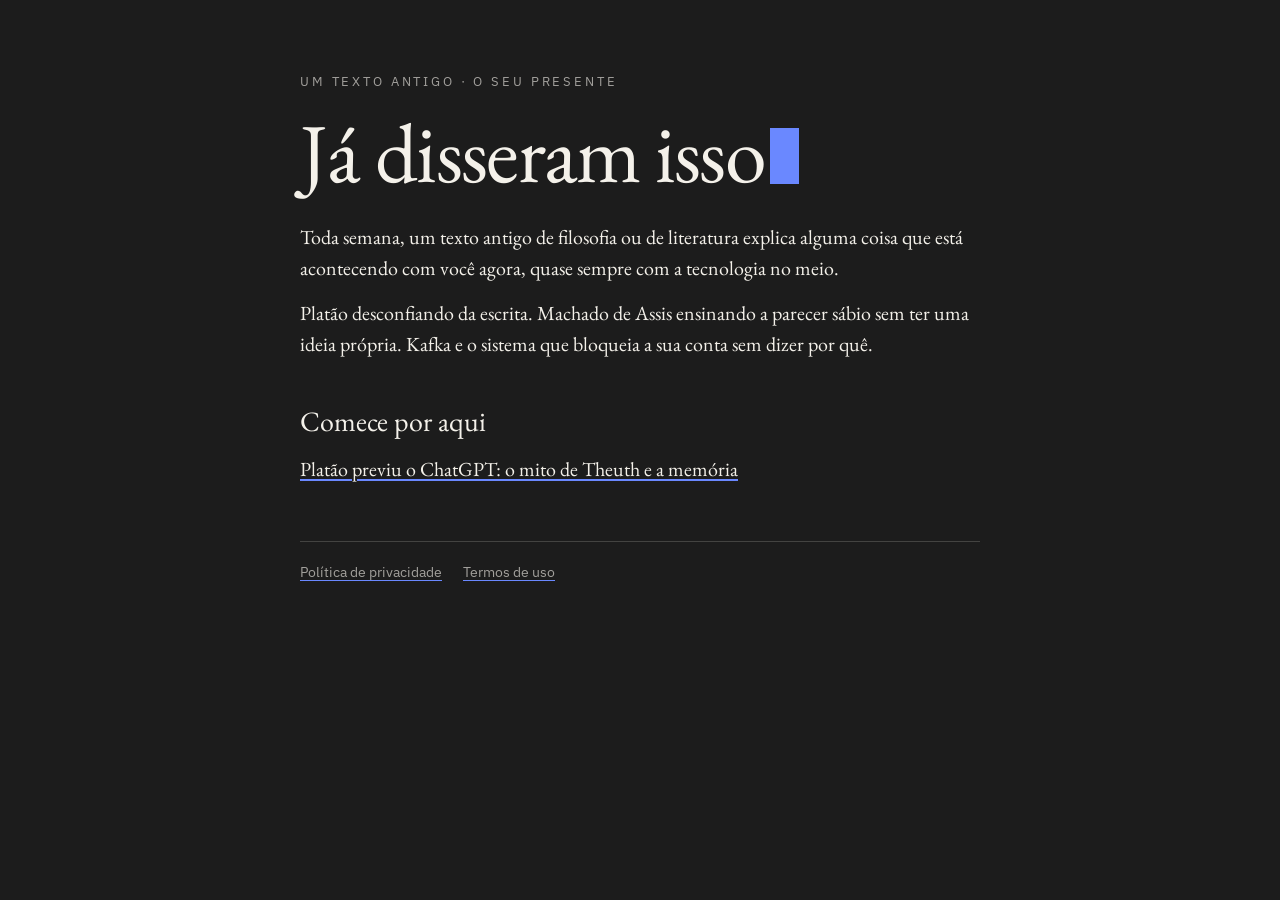
<file: index.html>
<!doctype html>
<html lang="pt-BR">
<head>
<meta charset="utf-8">
<meta name="viewport" content="width=device-width, initial-scale=1">
<title>Já Disseram Isso</title>
<meta name="description" content="Um texto antigo explica o seu presente. Canal de vídeos sobre filosofia, literatura e tecnologia.">
<link rel="preconnect" href="https://fonts.googleapis.com">
<link href="https://fonts.googleapis.com/css2?family=EB+Garamond&family=IBM+Plex+Sans:wght@500&display=swap" rel="stylesheet">
<link rel="stylesheet" href="estilo.css">
</head>
<body>
<main>
  <div class="rot">um texto antigo · o seu presente</div>
  <h1>Já disseram isso<span class="cursor"></span></h1>
  <p>Toda semana, um texto antigo de filosofia ou de literatura explica alguma coisa que está acontecendo com você agora, quase sempre com a tecnologia no meio.</p>
  <p>Platão desconfiando da escrita. Machado de Assis ensinando a parecer sábio sem ter uma ideia própria. Kafka e o sistema que bloqueia a sua conta sem dizer por quê.</p>
  <h2>Comece por aqui</h2>
  <p><a href="https://www.youtube.com/watch?v=EuAEbadzLYY">Platão previu o ChatGPT: o mito de Theuth e a memória</a></p>
  <footer>
    <a href="privacidade.html">Política de privacidade</a>
    <a href="termos.html">Termos de uso</a>
  </footer>
</main>
</body>
</html>
</file>
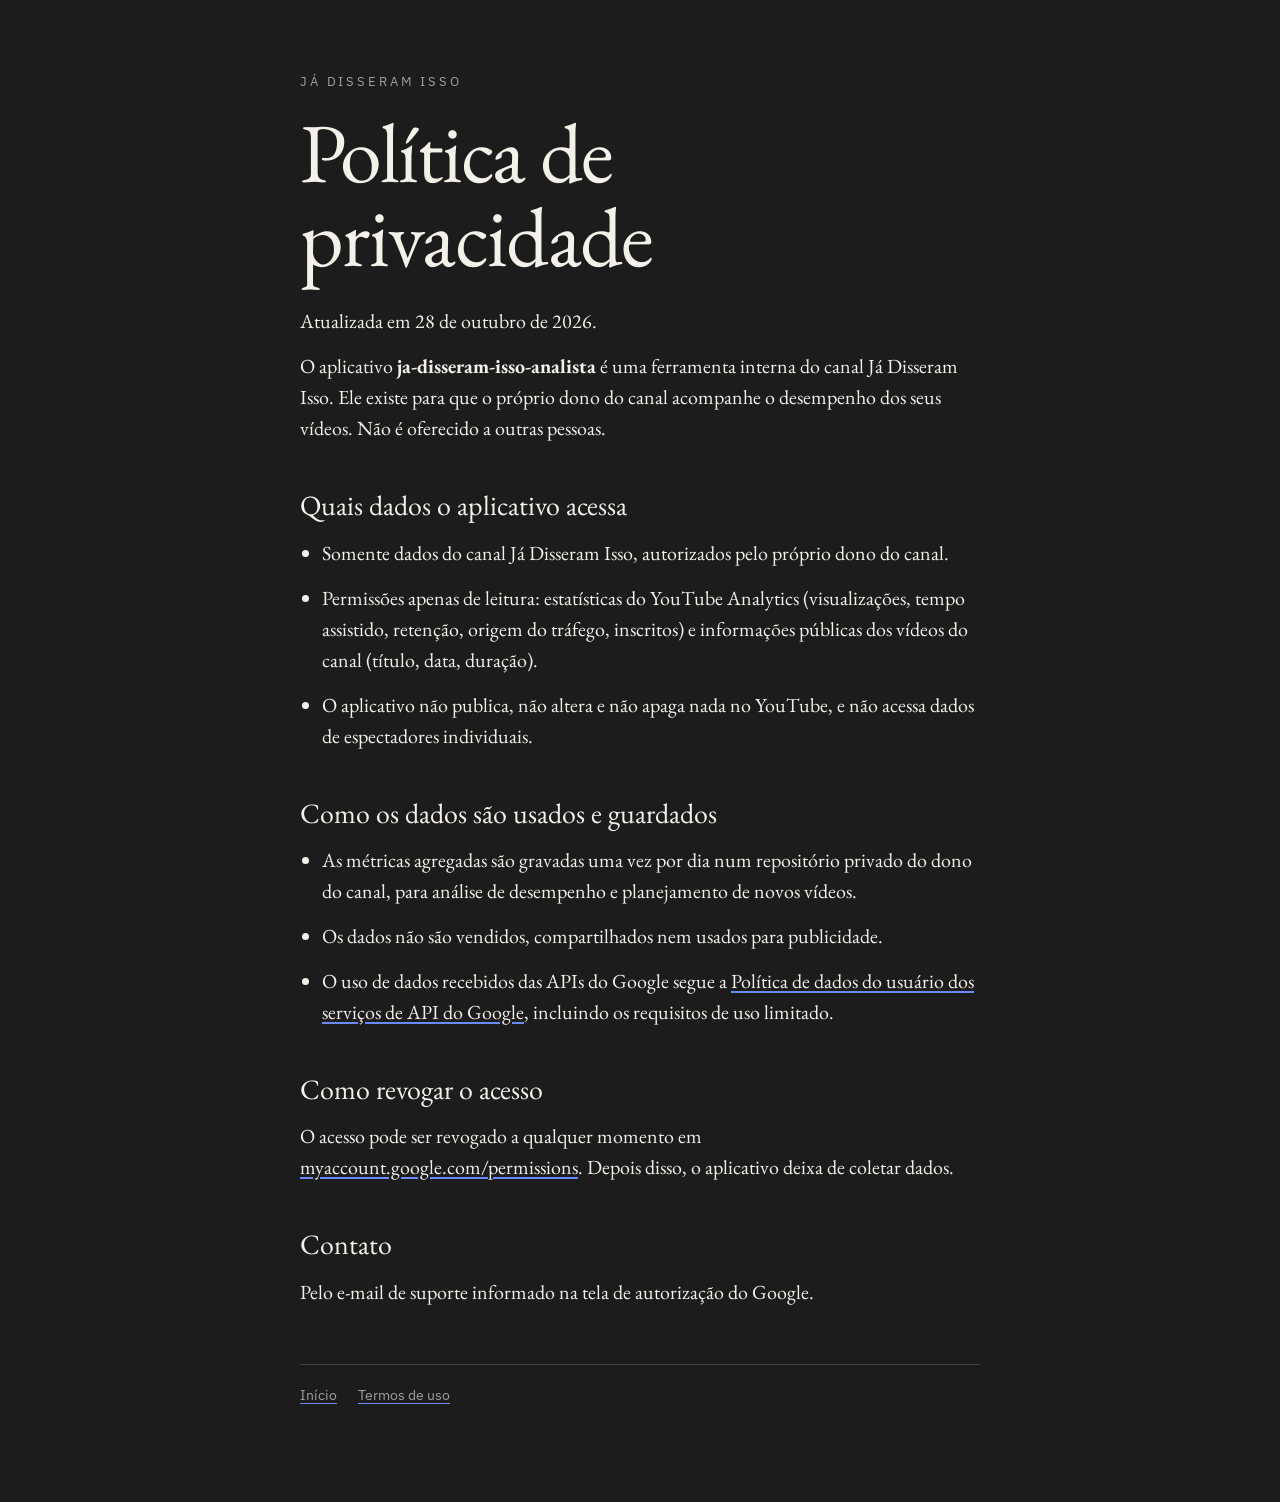
<file: privacidade.html>
<!doctype html>
<html lang="pt-BR">
<head>
<meta charset="utf-8">
<meta name="viewport" content="width=device-width, initial-scale=1">
<title>Política de privacidade · Já Disseram Isso</title>
<link rel="preconnect" href="https://fonts.googleapis.com">
<link href="https://fonts.googleapis.com/css2?family=EB+Garamond&family=IBM+Plex+Sans:wght@500&display=swap" rel="stylesheet">
<link rel="stylesheet" href="estilo.css">
</head>
<body>
<main>
  <div class="rot">Já Disseram Isso</div>
  <h1>Política de privacidade</h1>
  <p>Atualizada em 28 de outubro de 2026.</p>
  <p>O aplicativo <strong>ja-disseram-isso-analista</strong> é uma ferramenta interna do canal Já Disseram Isso. Ele existe para que o próprio dono do canal acompanhe o desempenho dos seus vídeos. Não é oferecido a outras pessoas.</p>
  <h2>Quais dados o aplicativo acessa</h2>
  <ul>
    <li>Somente dados do canal Já Disseram Isso, autorizados pelo próprio dono do canal.</li>
    <li>Permissões apenas de leitura: estatísticas do YouTube Analytics (visualizações, tempo assistido, retenção, origem do tráfego, inscritos) e informações públicas dos vídeos do canal (título, data, duração).</li>
    <li>O aplicativo não publica, não altera e não apaga nada no YouTube, e não acessa dados de espectadores individuais.</li>
  </ul>
  <h2>Como os dados são usados e guardados</h2>
  <ul>
    <li>As métricas agregadas são gravadas uma vez por dia num repositório privado do dono do canal, para análise de desempenho e planejamento de novos vídeos.</li>
    <li>Os dados não são vendidos, compartilhados nem usados para publicidade.</li>
    <li>O uso de dados recebidos das APIs do Google segue a <a href="https://developers.google.com/terms/api-services-user-data-policy">Política de dados do usuário dos serviços de API do Google</a>, incluindo os requisitos de uso limitado.</li>
  </ul>
  <h2>Como revogar o acesso</h2>
  <p>O acesso pode ser revogado a qualquer momento em <a href="https://myaccount.google.com/permissions">myaccount.google.com/permissions</a>. Depois disso, o aplicativo deixa de coletar dados.</p>
  <h2>Contato</h2>
  <p>Pelo e-mail de suporte informado na tela de autorização do Google.</p>
  <footer>
    <a href="index.html">Início</a>
    <a href="termos.html">Termos de uso</a>
  </footer>
</main>
</body>
</html>
</file>
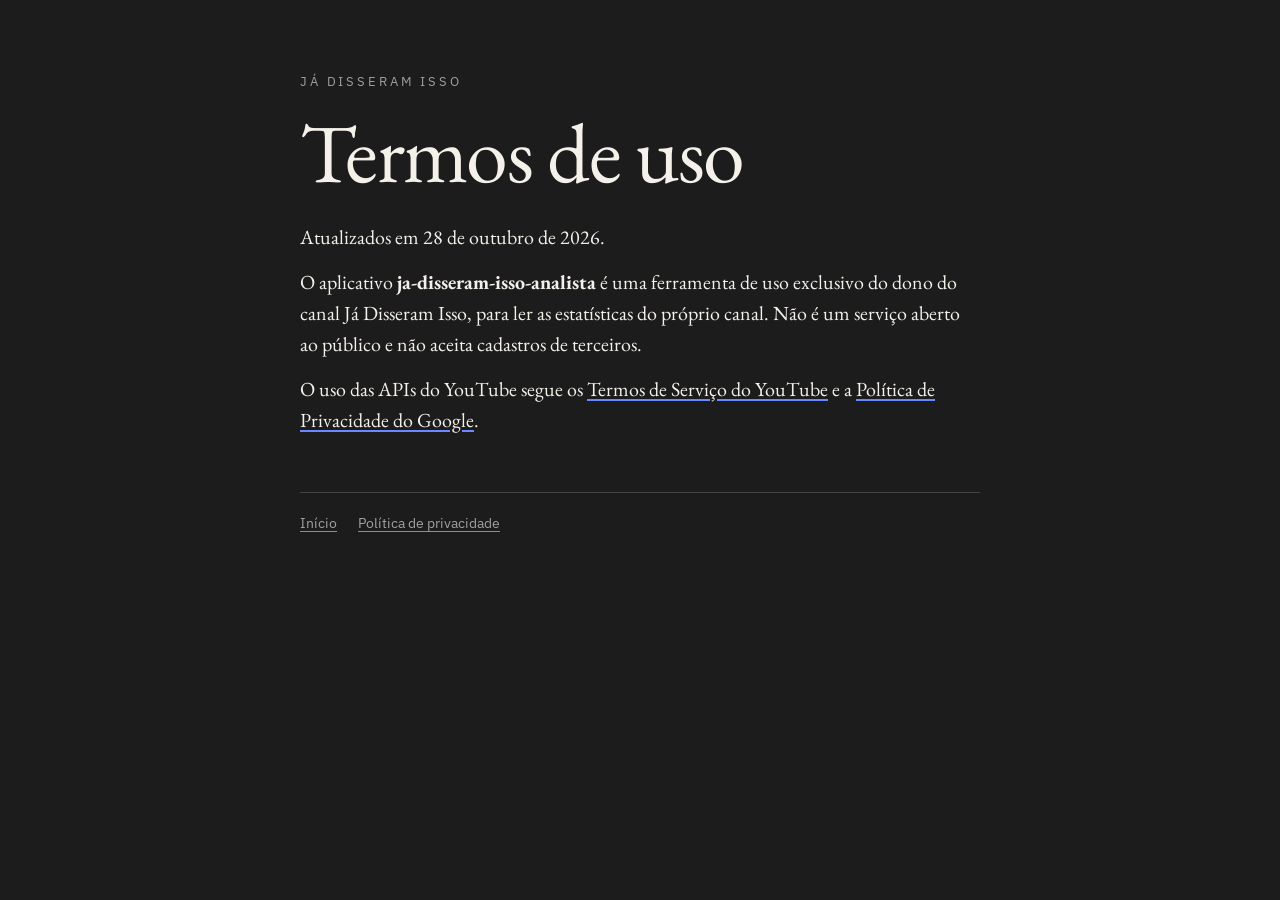
<file: termos.html>
<!doctype html>
<html lang="pt-BR">
<head>
<meta charset="utf-8">
<meta name="viewport" content="width=device-width, initial-scale=1">
<title>Termos de uso · Já Disseram Isso</title>
<link rel="preconnect" href="https://fonts.googleapis.com">
<link href="https://fonts.googleapis.com/css2?family=EB+Garamond&family=IBM+Plex+Sans:wght@500&display=swap" rel="stylesheet">
<link rel="stylesheet" href="estilo.css">
</head>
<body>
<main>
  <div class="rot">Já Disseram Isso</div>
  <h1>Termos de uso</h1>
  <p>Atualizados em 28 de outubro de 2026.</p>
  <p>O aplicativo <strong>ja-disseram-isso-analista</strong> é uma ferramenta de uso exclusivo do dono do canal Já Disseram Isso, para ler as estatísticas do próprio canal. Não é um serviço aberto ao público e não aceita cadastros de terceiros.</p>
  <p>O uso das APIs do YouTube segue os <a href="https://www.youtube.com/t/terms">Termos de Serviço do YouTube</a> e a <a href="https://policies.google.com/privacy">Política de Privacidade do Google</a>.</p>
  <footer>
    <a href="index.html">Início</a>
    <a href="privacidade.html">Política de privacidade</a>
  </footer>
</main>
</body>
</html>
</file>
<file: estilo.css>
:root { --fundo:#1C1C1C; --texto:#F4F1EA; --texto-2:rgba(244,241,234,.62); --linha:rgba(244,241,234,.18); --azul:#6A88FF; }
* { box-sizing:border-box; margin:0; padding:0; }
body { background:var(--fundo); color:var(--texto); font-family:"EB Garamond", Georgia, serif; font-size:20px; line-height:1.55; }
main { max-width:720px; margin:0 auto; padding:72px 20px 96px; }
.rot { font-family:"IBM Plex Sans", Arial, sans-serif; font-size:13px; letter-spacing:.22em; text-transform:uppercase; color:var(--texto-2); }
h1 { font-weight:400; font-size:clamp(44px, 9vw, 84px); line-height:1; letter-spacing:-.02em; margin:18px 0 28px; }
h1 .cursor { display:inline-block; width:.34em; height:.66em; background:var(--azul); margin-left:.06em; vertical-align:-.02em; }
h2 { font-weight:400; font-size:28px; margin:40px 0 10px; }
p, li { margin:0 0 14px; }
ul { padding-left:22px; }
a { color:var(--texto); text-decoration-color:var(--azul); text-underline-offset:3px; }
footer { margin-top:56px; padding-top:20px; border-top:1px solid var(--linha); font-family:"IBM Plex Sans", Arial, sans-serif; font-size:14px; color:var(--texto-2); }
footer a { color:var(--texto-2); margin-right:18px; }
</file>
